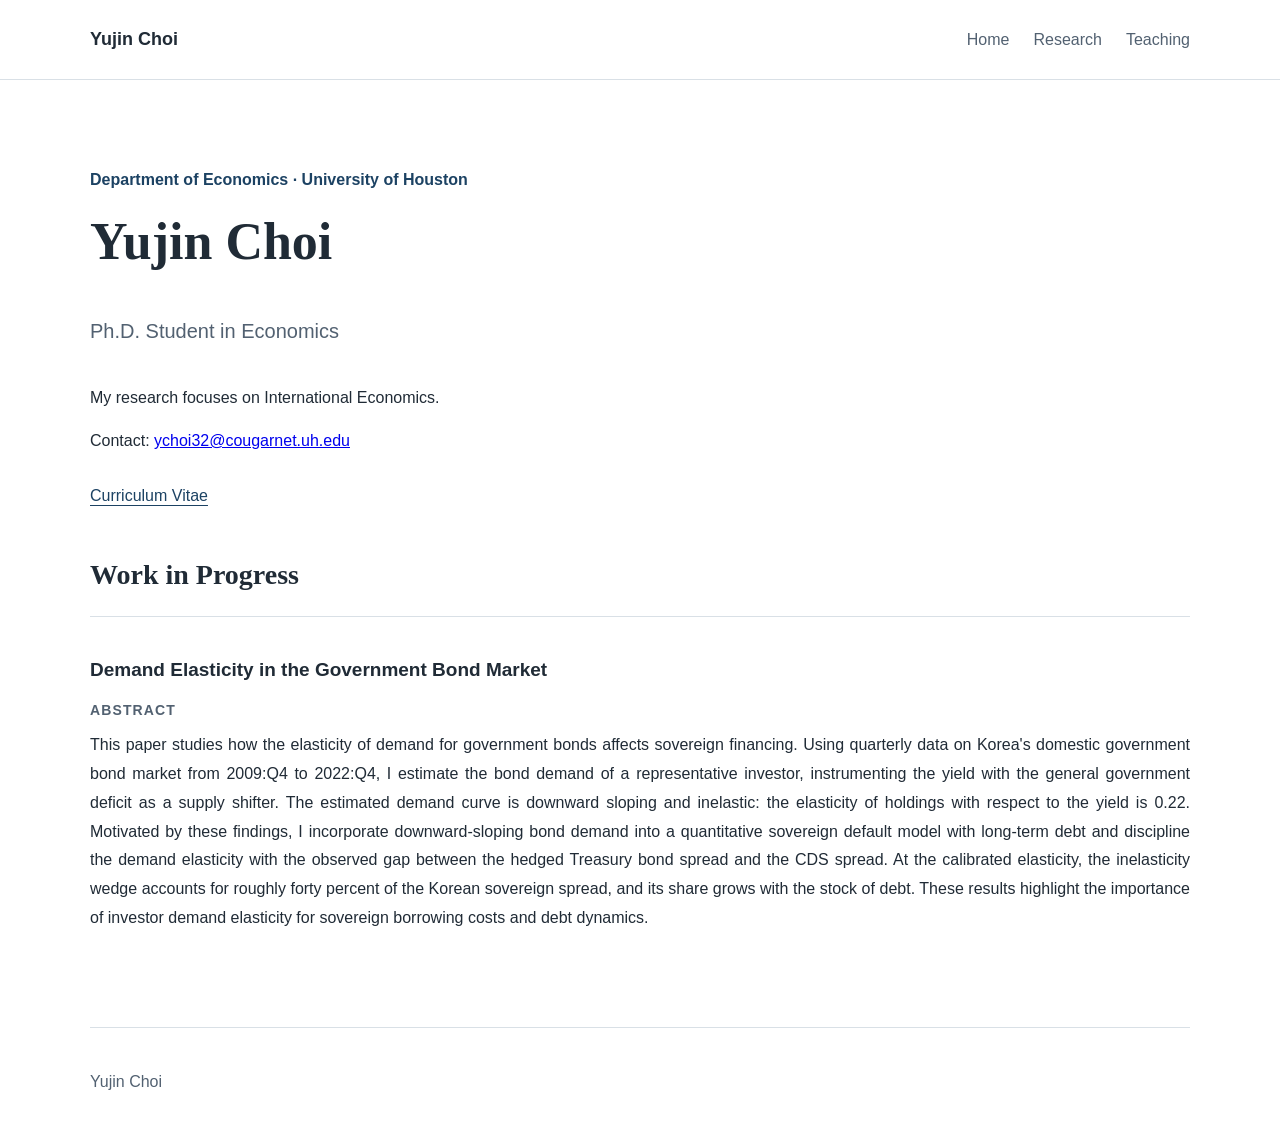
<file: index.html>
<!DOCTYPE html>
<html lang="en">
<head>
  <script async src="https://www.googletagmanager.com/gtag/js?id=G-69RHDYKQL4"></script>
  <script>
    window.dataLayer = window.dataLayer || [];

    function gtag() {
      dataLayer.push(arguments);
    }

    gtag('js', new Date());
    gtag('config', 'G-69RHDYKQL4');
  </script>
  <meta charset="UTF-8">
  <meta name="viewport" content="width=device-width, initial-scale=1">

  <title>Yujin Choi | Home</title>
  <meta name="description" content="Academic website of Yujin Choi.">

  <link rel="stylesheet" href="style.css">
</head>

<body>
  <header class="site-header">
    <div class="container">
      <strong class="site-name">Yujin Choi</strong>

      <nav>
        <a href="index.html">Home</a>
        <a href="research.html">Research</a>
        <a href="teaching.html">Teaching</a>
      </nav>
    </div>
  </header>

  <main class="container">
    <p class="eyebrow">Department of Economics · University of Houston</p>

    <h1>Yujin Choi</h1>

    <p class="intro">
      Ph.D. Student in Economics
    </p>

    <p>
      My research focuses on International Economics.
    </p>

    <p class="contact">
      Contact:
      <a href="mailto:ychoi32@cougarnet.uh.edu">
        ychoi32@cougarnet.uh.edu
      </a>
    </p>

    <p class="cv-link">
      <a href="files/cv_yujinchoi_2026_Sep.pdf">
        Curriculum Vitae
      </a>
    </p>

    <section class="work-in-progress" aria-labelledby="work-title">
      <h2 id="work-title">Work in Progress</h2>

      <article class="paper">
        <h3>
          Demand Elasticity in the Government Bond Market
        </h3>

        <p class="abstract-label">Abstract</p>

        <p class="abstract">
          This paper studies how the elasticity of demand for government bonds affects sovereign financing. Using quarterly data on Korea's domestic government bond market from 2009:Q4 to 2022:Q4, I estimate the bond demand of a representative investor, instrumenting the yield with the general government deficit as a supply shifter. The estimated demand curve is downward sloping and inelastic: the elasticity of holdings with respect to the yield is 0.22. Motivated by these findings, I incorporate downward-sloping bond demand into a quantitative sovereign default model with long-term debt and discipline the demand elasticity with the observed gap between the hedged Treasury bond spread and the CDS spread. At the calibrated elasticity, the inelasticity wedge accounts for roughly forty percent of the Korean sovereign spread, and its share grows with the stock of debt. These results highlight the importance of investor demand elasticity for sovereign borrowing costs and debt dynamics.
        </p>
      </article>
    </section>
  </main>

  <footer class="container">
    <p>Yujin Choi</p>
  </footer>
</body>
</html>
</file>
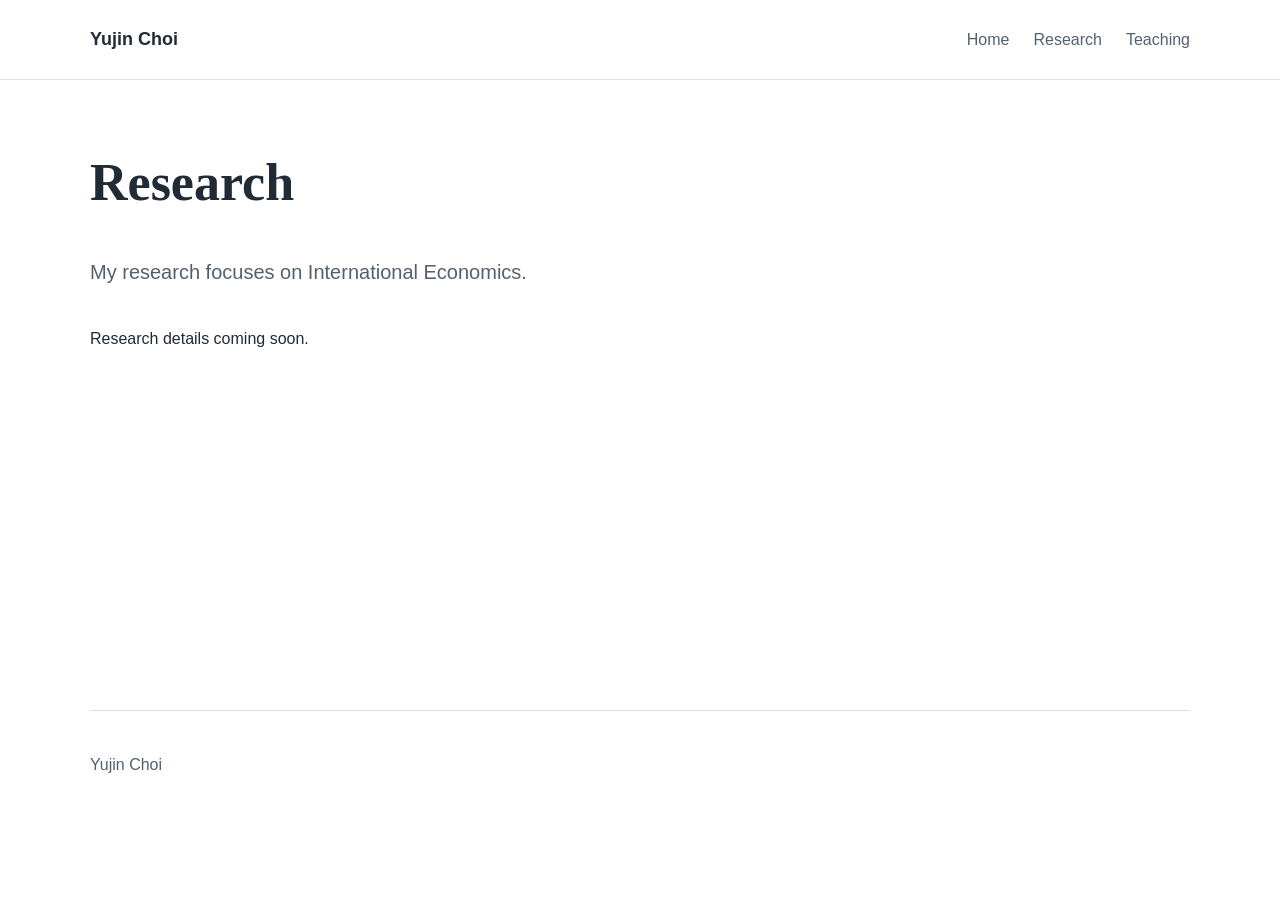
<file: research.html>
<!DOCTYPE html>
<html lang="en">
<head>
  <script async src="https://www.googletagmanager.com/gtag/js?id=G-69RHDYKQL4"></script>
  <script>
    window.dataLayer = window.dataLayer || [];

    function gtag() {
      dataLayer.push(arguments);
    }

    gtag('js', new Date());
    gtag('config', 'G-69RHDYKQL4');
  </script>
  <meta charset="UTF-8">
  <meta name="viewport" content="width=device-width, initial-scale=1">
  <title> Yujin Choi | Research</title>
  <link rel="stylesheet" href="style.css">
</head>

<body>
  <header class="site-header">
    <div class="container">
      <strong class="site-name">Yujin Choi</strong>

      <nav>
        <a href="index.html">Home</a>
        <a href="research.html">Research</a>
        <a href="teaching.html">Teaching</a>
      </nav>
    </div>
  </header>

  <main class="container">
    <h1>Research</h1>

    <p class="intro">
      My research focuses on International Economics.
    </p>

    <p>
      Research details coming soon.
    </p>


  </main>

  <footer class="container">
    <p> Yujin Choi </p>
  </footer>
</body>
</html>
</file>
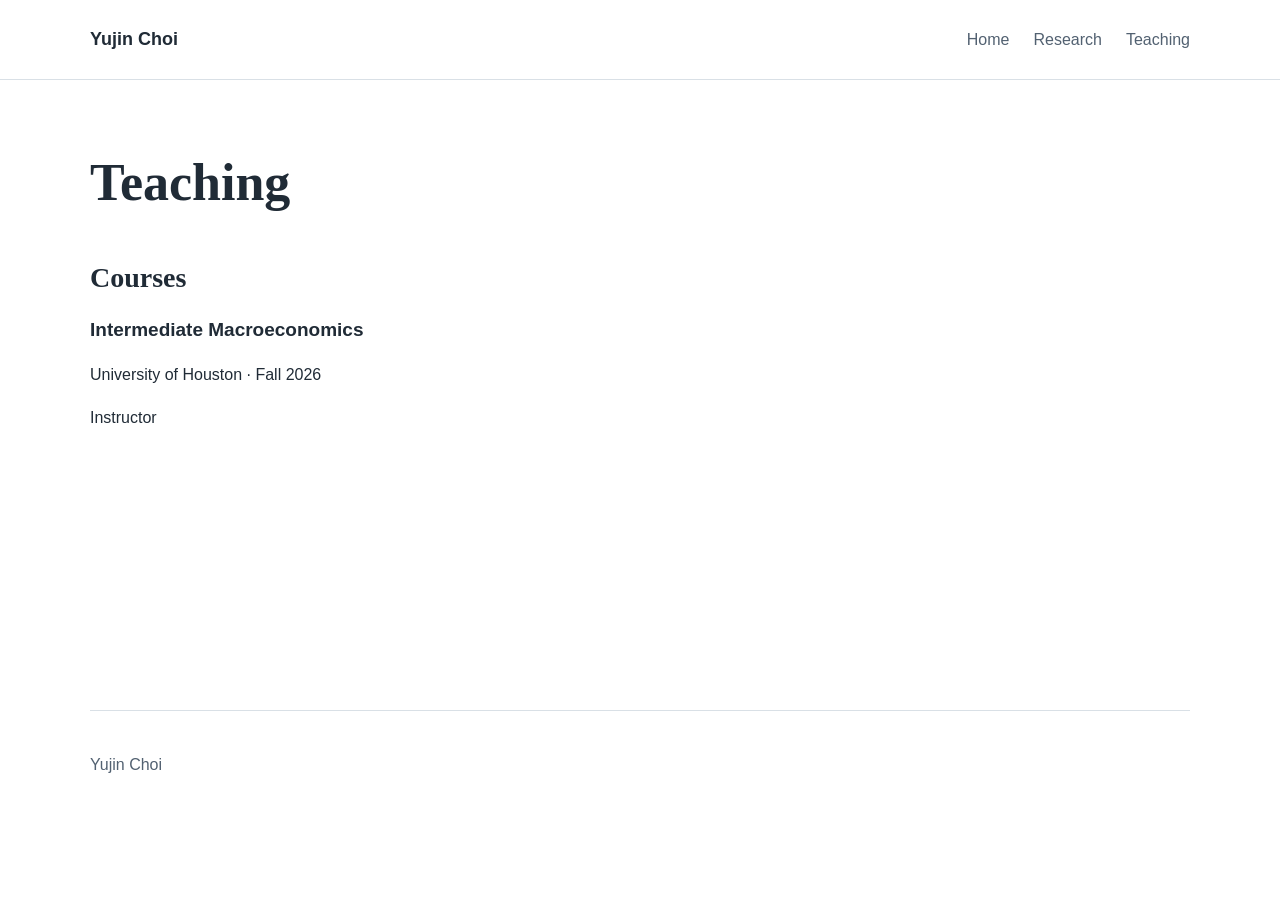
<file: style.html>
<!DOCTYPE html>
<html lang="en">
<head>
  <meta charset="UTF-8">
  <meta name="viewport" content="width=device-width, initial-scale=1">
  <title>Yujin Choi | Teaching</title>
  <link rel="stylesheet" href="style.css">
</head>

<body>
  <header class="site-header">
    <div class="container">
      <strong class="site-name">Yujin Choi</strong>

      <nav>
        <a href="index.html">Home</a>
        <a href="research.html">Research</a>
        <a href="teaching.html">Teaching</a>
      </nav>
    </div>
  </header>

  <main class="container">
    <h1>Teaching</h1>

    <h2>Courses</h2>

    <article>
      <h3>Intermediate Macroeconomics</h3>
      <p>University of Houston · Fall 2026</p>
      <p>Instructor</p>
    </article>
  </main>

  <footer class="container">
    <p>Yujin Choi</p>
  </footer>
</body>
</html>
</file>
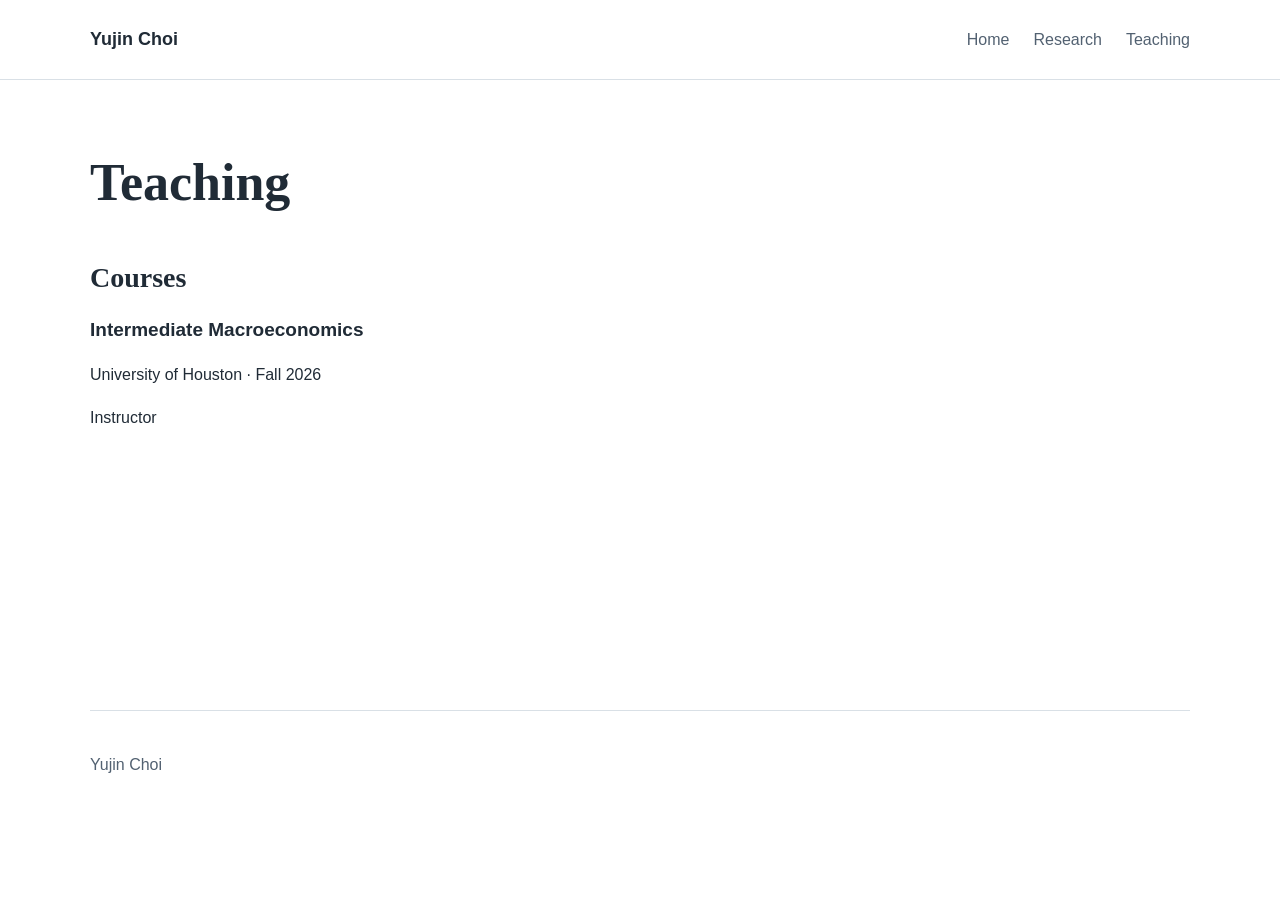
<file: teaching.html>
<!DOCTYPE html>
<html lang="en">
<head>
  <script async src="https://www.googletagmanager.com/gtag/js?id=G-69RHDYKQL4"></script>
  <script>
    window.dataLayer = window.dataLayer || [];

    function gtag() {
      dataLayer.push(arguments);
    }

    gtag('js', new Date());
    gtag('config', 'G-69RHDYKQL4');
  </script>
  <meta charset="UTF-8">
  <meta name="viewport" content="width=device-width, initial-scale=1">
  <title>Yujin Choi | Teaching</title>
  <link rel="stylesheet" href="style.css">
</head>

<body>
  <header class="site-header">
    <div class="container">
      <strong class="site-name">Yujin Choi</strong>

      <nav>
        <a href="index.html">Home</a>
        <a href="research.html">Research</a>
        <a href="teaching.html">Teaching</a>
      </nav>
    </div>
  </header>

  <main class="container">
    <h1>Teaching</h1>

    <h2>Courses</h2>

    <article>
      <h3>Intermediate Macroeconomics</h3>
      <p>University of Houston · Fall 2026</p>
      <p>Instructor</p>
    </article>
  </main>

  <footer class="container">
    <p>Yujin Choi</p>
  </footer>
</body>
</html>
</file>
<file: style.css>
:root {
  --text: #202b36;
  --muted: #526171;
  --accent: #1c4263;
  --line: #d9e0e6;
}

* {
  box-sizing: border-box;
}

body {
  margin: 0;
  color: var(--text);
  font-family: Arial, sans-serif;
  font-size: 16px;
  line-height: 1.7;
}

.container {
  width: min(1100px, calc(100% - 40px));
  margin: 0 auto;
}

.site-header {
  border-bottom: 1px solid var(--line);
  padding: 24px 0;
}

.site-header .container {
  display: flex;
  justify-content: space-between;
  align-items: center;
  gap: 24px;
}

.site-name {
  color: var(--text);
  font-size: 18px;
}

nav {
  display: flex;
  gap: 24px;
}

nav a {
  color: var(--muted);
  text-decoration: none;
}

nav a:hover {
  color: var(--accent);
  text-decoration: underline;
}

main {
  min-height: 70vh;
  padding: 70px 0;
}

h1,
h2,
h3 {
  line-height: 1.25;
}

h1 {
  font-family: Georgia, serif;
  font-size: 52px;
  margin: 0 0 20px;
}

h2 {
  font-family: Georgia, serif;
  font-size: 28px;
  margin-top: 45px;
}

h3 {
  font-size: 19px;
}

p {
  max-width: 700px;
}

.eyebrow {
  color: var(--accent);
  font-weight: bold;
  white-space: nowrap;
}

.intro {
  color: var(--muted);
  font-size: 20px;
}

.button {
  display: inline-block;
  border: 1px solid var(--accent);
  color: var(--accent);
  padding: 10px 18px;
  text-decoration: none;
  margin-top: 20px;
}

.button:hover {
  background: var(--accent);
  color: white;
}
.cv-link {
  margin-top: 28px;
}

.cv-link a {
  color: var(--accent);
  text-decoration: underline;
  text-underline-offset: 4px;
}

.cv-link a:hover {
  color: var(--text);
}

.work-in-progress {
  margin-top: 48px;
}

.paper {
  width: 100%;
  max-width: none;
  border-top: 1px solid var(--line);
  padding-top: 22px;
}

.paper h3 {
  max-width: 700px;
  margin-bottom: 18px;
}

.abstract-label {
  color: var(--muted);
  font-size: 14px;
  font-weight: bold;
  letter-spacing: 0.08em;
  text-transform: uppercase;
  margin-bottom: 8px;
}

.abstract {
  width: 100%;
  max-width: none;
  margin: 0 0 24px 0;
  color: var(--text);
  font-size: 16px;
  line-height: 1.8;
  text-align: justify;
  text-align-last: left;
  text-justify: inter-word;
  hyphens: auto;
  overflow-wrap: break-word;
}

footer {
  border-top: 1px solid var(--line);
  color: var(--muted);
  padding: 24px 0;
}

@media (max-width: 600px) {
  .eyebrow {
    font-size: 14px;
    letter-spacing: 0;
    white-space: nowrap;
  }

  .site-header .container {
    align-items: flex-start;
    flex-direction: column;
  }

  nav {
    gap: 16px;
  }

  h1 {
    font-size: 40px;
  }

  main {
    padding: 45px 0;
  }
}

@media (min-width: 601px) {
  .intro {
    display: inline-block;
    width: max-content;
    max-width: none !important;
    white-space: nowrap !important;
  }
}
</file>
